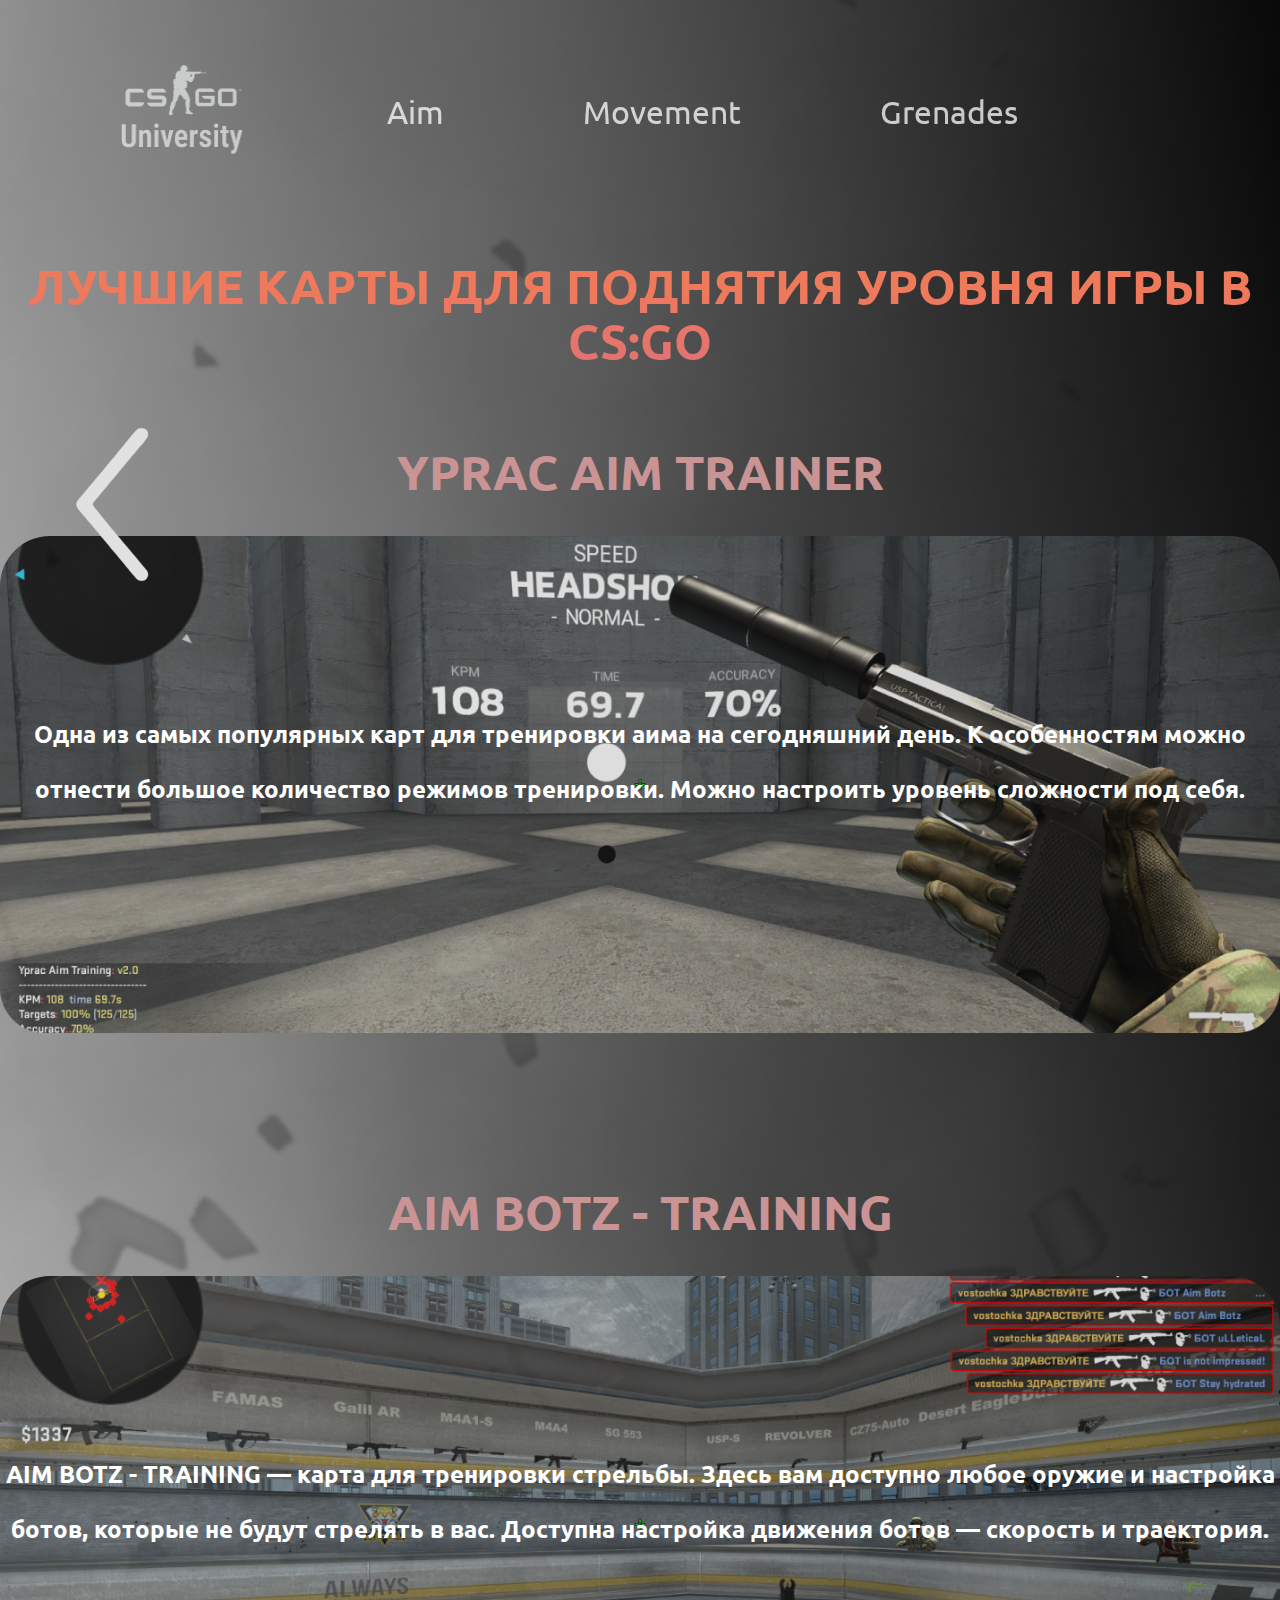
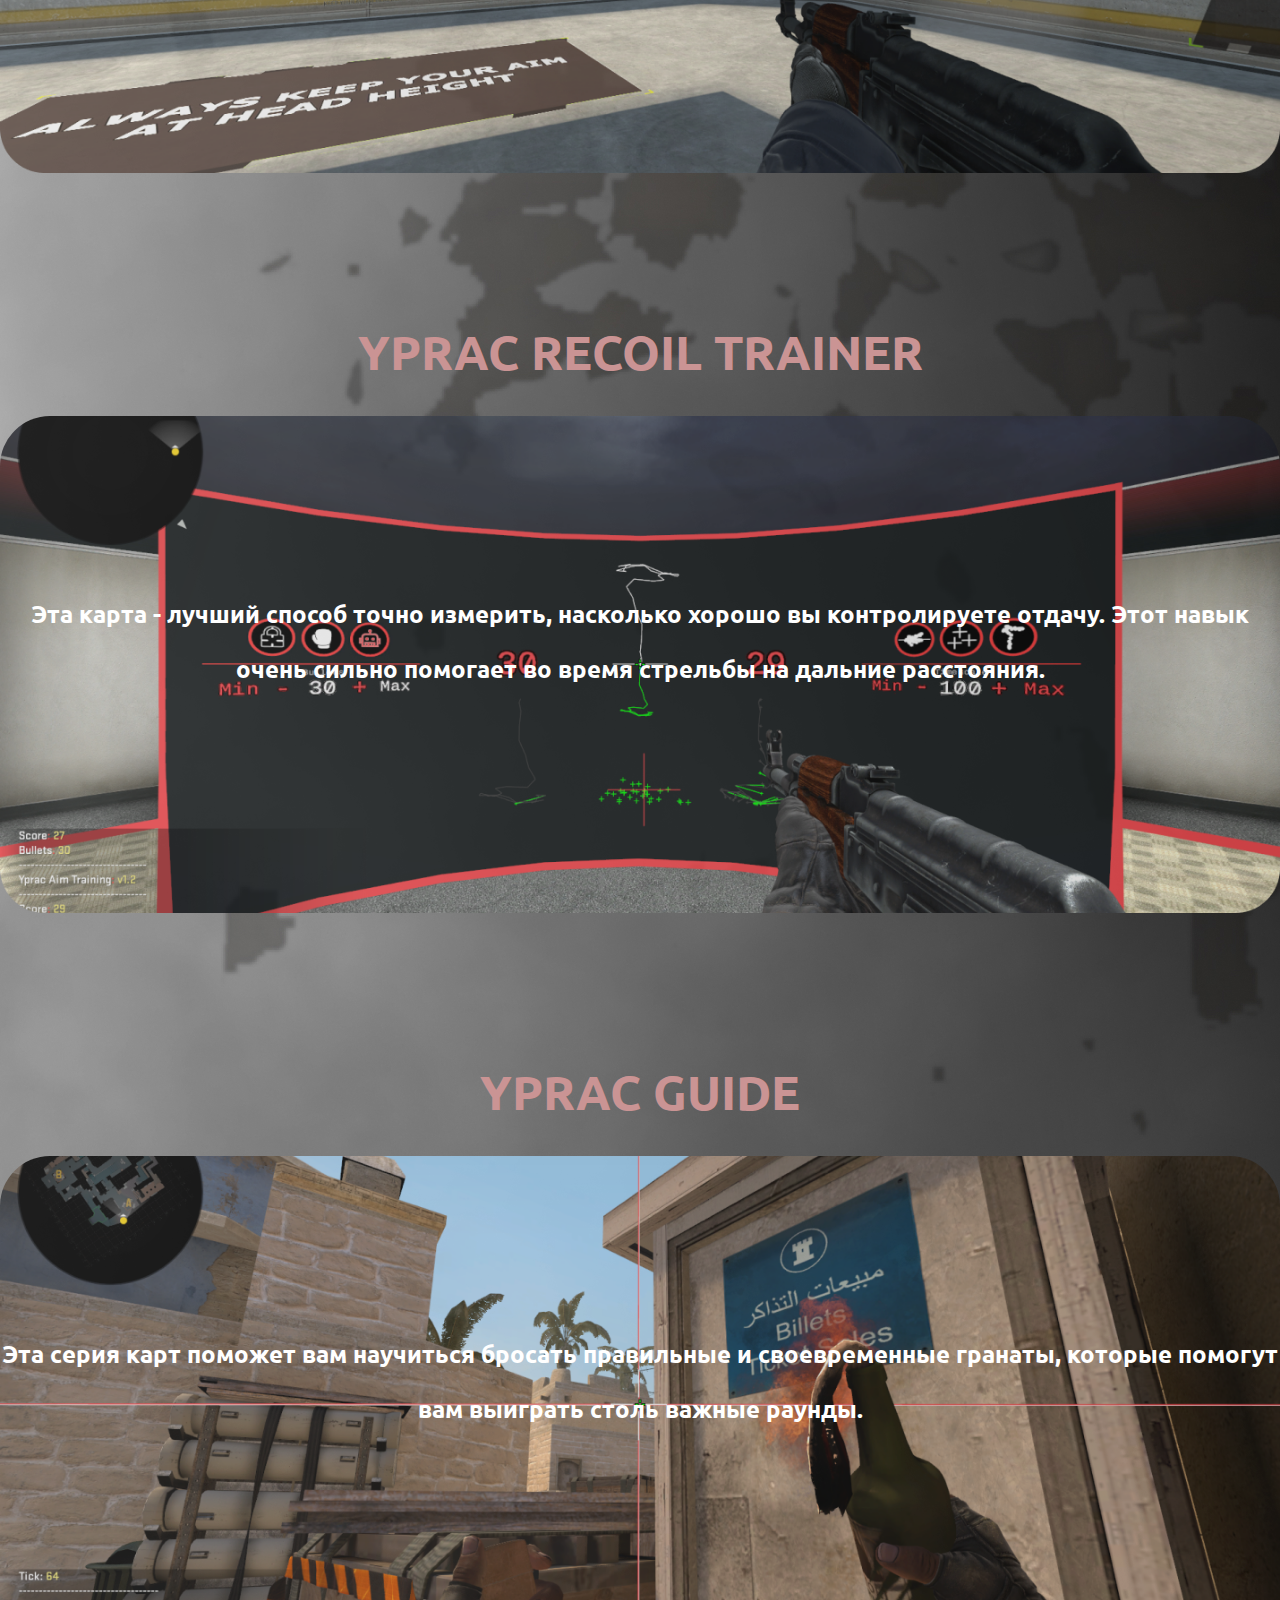
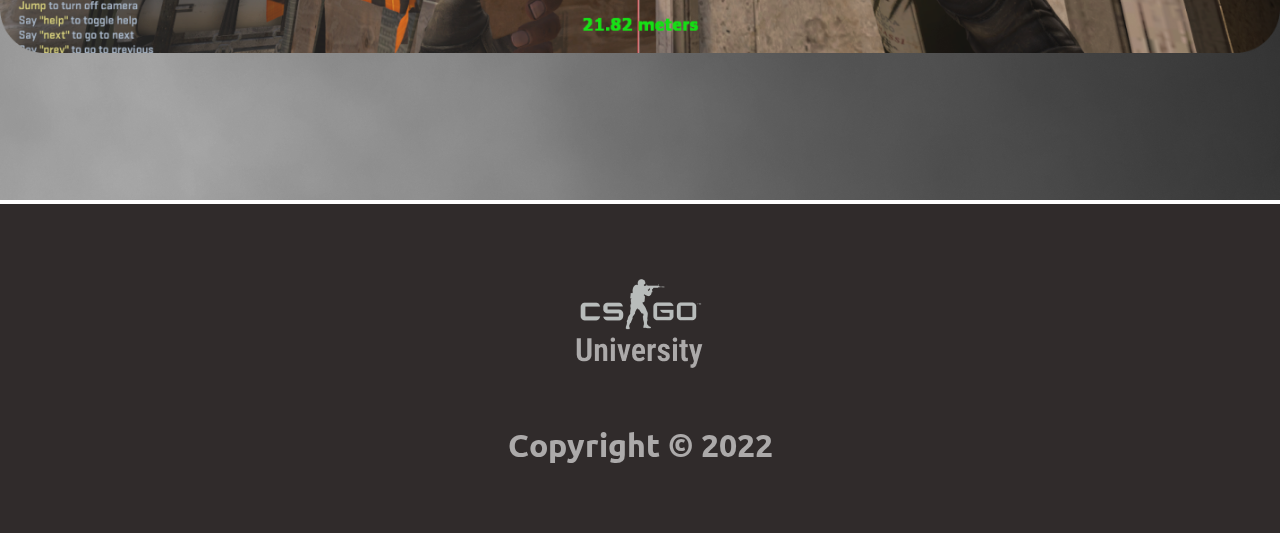
<file: maps/courses.html>
<!DOCTYPE html>
<html lang="Ru">

<head>
    <meta charset='utf-8'>
    <title>CS:GO University</title>
    <meta name='viewport' content='width=device-width, initial-scale=1'>
    <link rel="icon" href="Images/Logo%20(1).png">
    <link rel="preconnect" href="https://fonts.googleapis.com/%22%3E">
    <link rel="preconnect" href="https://fonts.gstatic.com/" crossorigin>
    <link href="https://fonts.googleapis.com/css2?family=Ubuntu:ital,wght@0,300;0,400;0,500;0,700;1,300;1,400;1,500;1,700&display=swap" rel="stylesheet">
    <link rel="stylesheet" href="style-courses.css"> </head>

<body>
    <div class="menu">
        <a href="../index/index.html">
            <img class="logo" src="Images/Logo%20(1).png">
        </a>
        <div class="nav">
            <a href="../aim/aim.html">Aim</a>
                <a href="../movement/movement.html">Movement</a>
                <a id="last" href="../maps/courses.html">Grenades</a>
        </div>
        <a href=""><img class="digitalwind" src="Images/LogoTsifrovoiVeter.png"></a>
    </div>
    <div class="container">
        <div class="courses">
            <p class="h1">ЛУЧШИЕ КАРТЫ ДЛЯ ПОДНЯТИЯ УРОВНЯ ИГРЫ В CS:GO</p>
            <section class="YPRAC-AIM">
                <h2>YPRAC AIM TRAINER</h2>
                <a href="https://steamcommunity.com/profiles/76561198826785376/myworkshopfiles/?appid=730&browsefilter=mysubscriptions" target="_blank">
                    <div class="block">
                    <p>Одна из самых популярных карт для тренировки аима на сегодняшний день. К особенностям можно отнести большое количество режимов тренировки. Можно настроить уровень сложности под себя.</p>
                </div>    
                </a>
            </section>
            <section class="AIM-BOTZ">
                <h2>AIM BOTZ - TRAINING</h2>
                <a href="https://steamcommunity.com/profiles/76561198826785376/myworkshopfiles/?appid=730&browsefilter=mysubscriptions" target="_blank">
                    <div class="block">
                    <p>AIM BOTZ - TRAINING — карта для тренировки стрельбы. Здесь вам доступно любое оружие и настройка ботов, которые не будут стрелять в вас. Доступна настройка движения ботов — скорость и траектория.</p>
                </div>    
                </a>
            </section>
            <section class="RECOIL">
                <h2>YPRAC RECOIL TRAINER</h2>
                <a href="https://steamcommunity.com/profiles/76561198826785376/myworkshopfiles/?appid=730&browsefilter=mysubscriptions" target="_blank">
                    <div class="block">
                    <p>Эта карта - лучший способ точно измерить, насколько хорошо вы контролируете отдачу. Этот навык очень сильно помогает во время стрельбы на дальние расстояния.</p>
                </div>    
                </a>
            </section>
            <section class="GUIDE">
                <h2>YPRAC GUIDE</h2>
                <a href="https://steamcommunity.com/profiles/76561198826785376/myworkshopfiles/?appid=730&browsefilter=mysubscriptions" target="_blank">
                    <div class="block">
                    <p>Эта серия карт поможет вам научиться бросать правильные и своевременные гранаты, которые помогут вам выиграть столь важные раунды.</p>
                </div>    
                </a>
            </section>
        </div>
    </div>
    <a href="../movement/movement.html" class="left">
        <img src="Images/left.png">
    </a>
<!--
    <footer class="footer" id="footer">
        <img src="Images/Logo%20(1).png" alt="">
        <p>Copyright © 2022</p>
    </footer>
-->

    <div class="footer">
        <div style="margin-bottom: 50px;">
            <img src="Images/Logo%20(1).png" height="95px">
        </div>
        <div style="opacity: .6;">
            <span>Copyright © 2022</span>
        </div>
    </div>
</body>

</html>
</file>
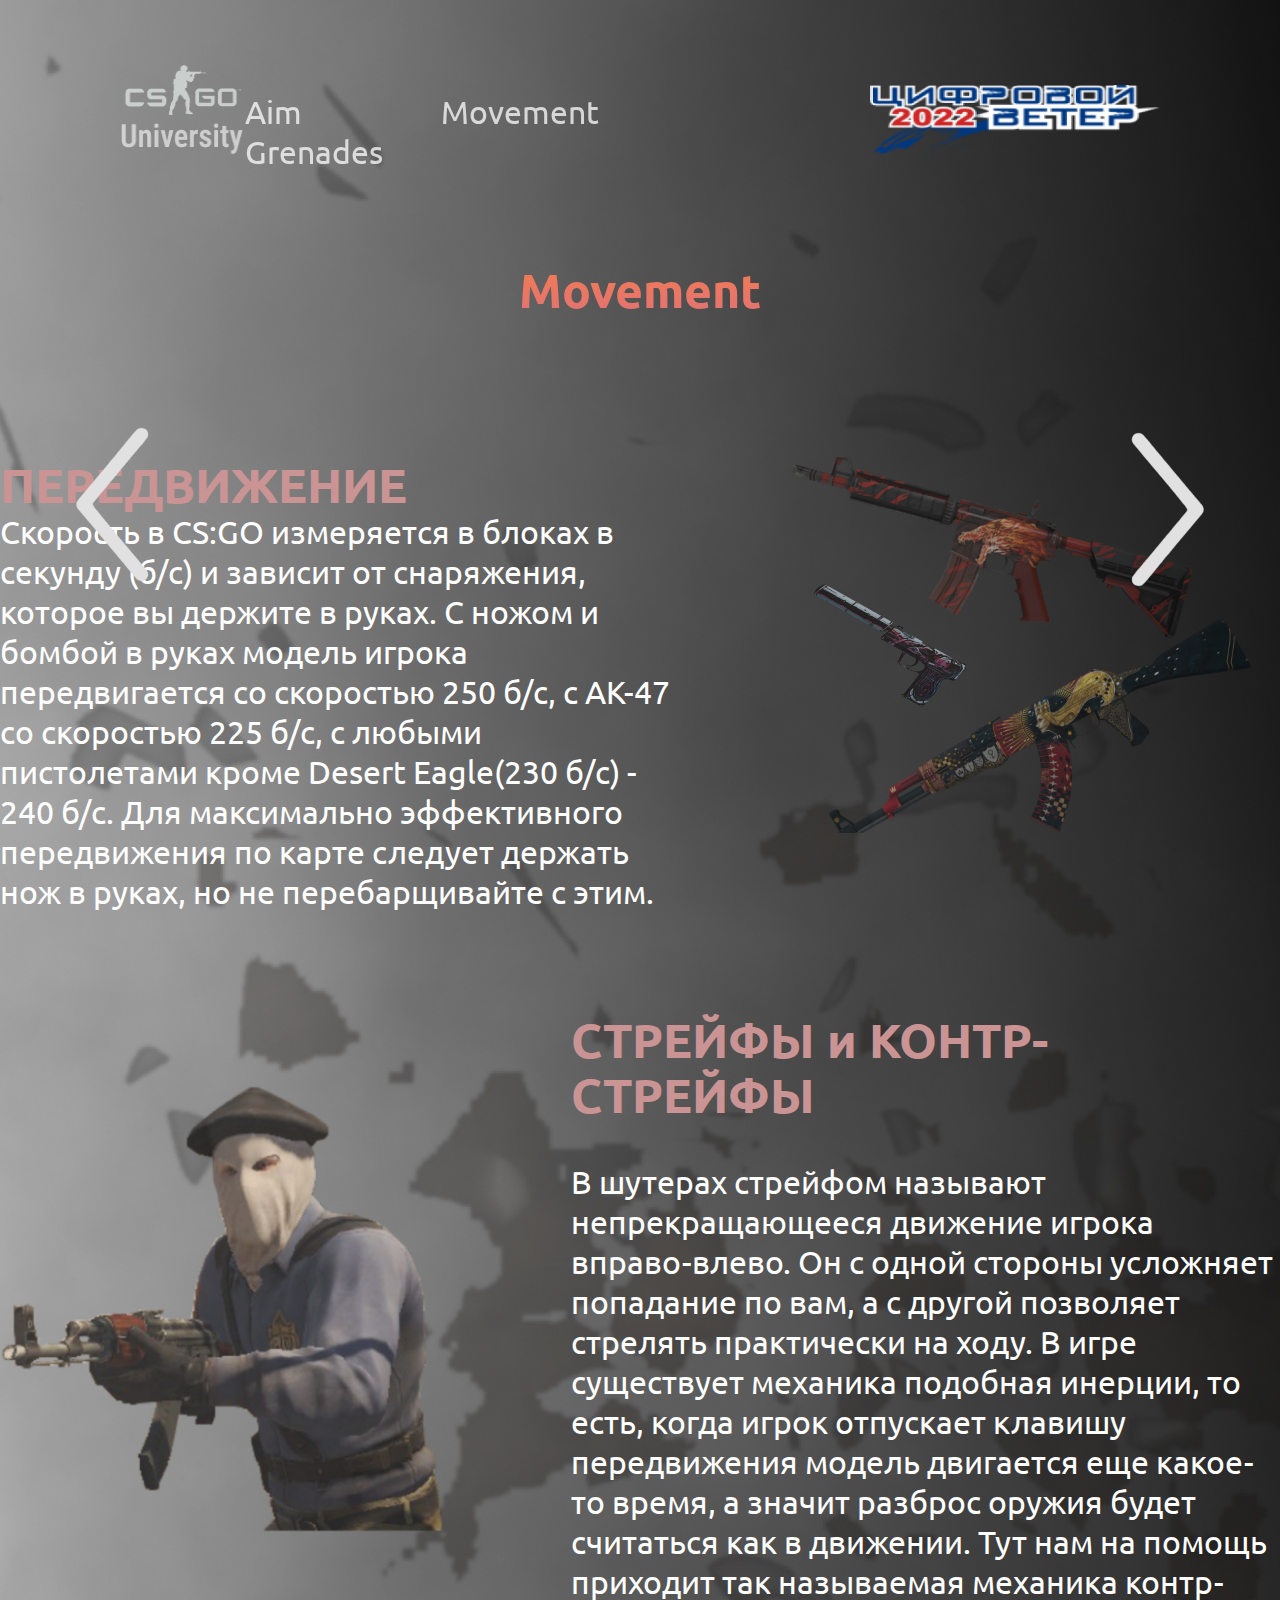
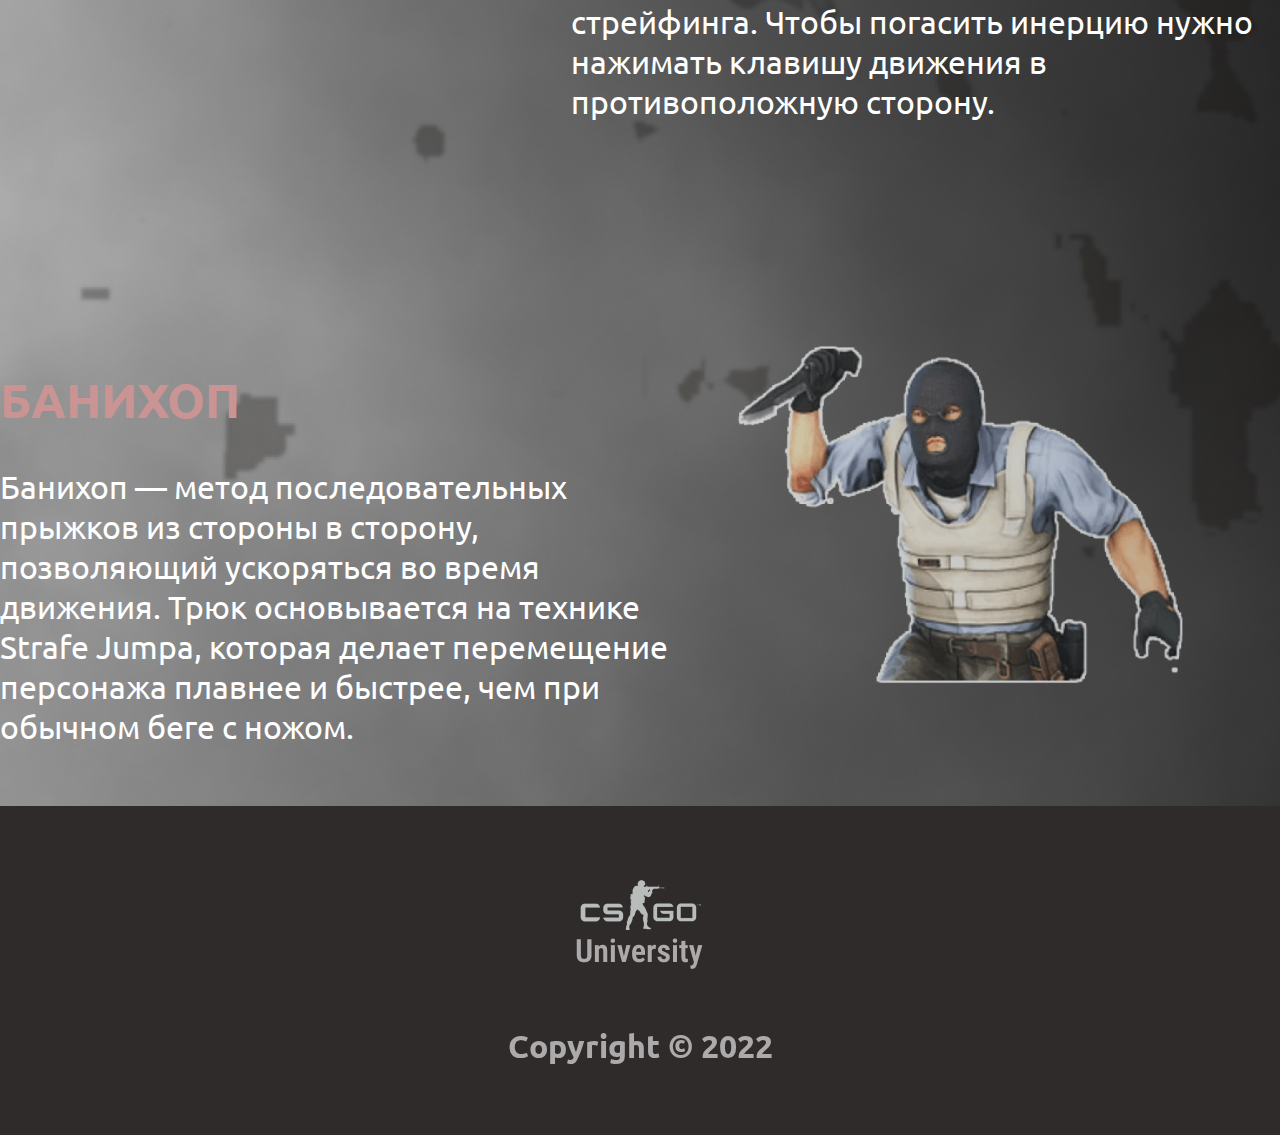
<file: movement/movement.html>
<!DOCTYPE html>
<html>

<head>
    <meta charset='utf-8'>
    <title>CS:GO University</title>
    <title></title>
    <meta name='viewport' content='width=device-width, initial-scale=1'>
    <link rel="icon" href="Logo__1.png">
    <link rel='stylesheet' type='text/css' media='screen' href='style.css'>
    <link rel="preconnect" href="https://fonts.googleapis.com">
    <link rel="preconnect" href="https://fonts.gstatic.com" crossorigin>
    <link
        href="https://fonts.googleapis.com/css2?family=Inter:wght@100;200;300;400;500;600;700;800;900&family=Ubuntu:ital,wght@0,300;0,400;0,500;0,700;1,300;1,400;1,500;1,700&display=swap"
        rel="stylesheet">
</head>

<body>
    <div class="container">
        <div class="menu">
           <a href="../index/index.html">
                <img class="logo" src="movement_img/Logo__1.png">
            </a>
            <div class="nav">
                <a href="../aim/aim.html">Aim</a>
                <a href="../movement/movement.html">Movement</a>
                <a id="last" href="../maps/courses.html">Grenades</a>
            </div>
            <img class="digitalwind" src="movement_img/Logo.png">
        </div>
    </div>
    <a href="../aim/aim.html" class="left">
        <img src="movement_img/left.png">
    </a>
    <div class="header">
        Movement
    </div>
    <div class="content">
        <div class="content__inner">
            <div class="content__inner__text">
                <span class="col">ПЕРЕДВИЖЕНИЕ</span> <br>
                Скорость в CS:GO измеряется в блоках в секунду (б/с) и зависит от снаряжения, которое вы держите в
                руках. С ножом и бомбой в руках модель игрока передвигается со скоростью 250 б/с, с АК-47 со скоростью
                225 б/с, с любыми пистолетами кроме Desert Eagle(230 б/с) - 240 б/с. Для максимально эффективного
                передвижения по карте следует держать нож в руках, но не перебарщивайте с этим.
            </div>
            <div class="content__inner__img">
                <img src="movement_img/img_1.png" width="602px">
            </div>
        </div>
        <div class="content__inner">
            <div class="content__inner__img">
                <img src="movement_img/img_2.png" width="500px">
            </div>
            <div class="content__inner__text">
                <span class="col">СТРЕЙФЫ и КОНТР-СТРЕЙФЫ</span> <br> 
                <br>
                В шутерах стрейфом называют непрекращающееся движение игрока вправо-влево. Он с одной стороны усложняет
                попадание по вам, а с другой позволяет стрелять практически на ходу. В игре существует механика подобная
                инерции, то есть, когда игрок отпускает клавишу передвижения модель двигается еще какое-то время, а
                значит разброс оружия будет считаться как в движении. Тут нам на помощь приходит так называемая механика
                контр-стрейфинга. Чтобы погасить инерцию нужно нажимать клавишу движения в противоположную сторону.
            </div>
        </div>
        <div class="content__inner">
            <div class="content__inner__text" style="padding-top: 150px;">
                <span class="col">БАНИХОП</span> <br>
                <br>
                Банихоп — метод последовательных прыжков из стороны в сторону, позволяющий ускоряться во время движения.
                Трюк основывается на технике Strafe Jumpа, которая делает перемещение персонажа плавнее и быстрее, чем
                при обычном беге с ножом.
            </div>
            <div class="content__inner__img">
                <img src="movement_img/img_3.png" width="602px">
            </div>
        </div>
    </div>
    <a href="../maps/courses.html" class="right">
        <img src="movement_img/right.png">
    </a>
    <div class="footer">
        <div style="margin-bottom: 50px;">
            <img src="movement_img/Logo__1.png" height="95px">
        </div>
        <div style="opacity: .6;">
            <span>Copyright © 2022</span>
        </div>
    </div>
</body>

</html>
</file>
<file: maps/style-courses.css>
* {
    box-sizing: border-box;
}

.container {
    max-width: 1431px;
    text-align: center;
    margin: 0 auto;
}

body {
    margin: 0;
    background-image: url(Images/BackGroundImage.jpg);
    background-repeat: no-repeat;
    background-size: 100%;
    background-position: center;
    max-width: 100%;
    font-family: 'Ubuntu', sans-serif;
    background-size: auto;
    box-sizing: border-box;
    max-height: 3400px;
}

.logo {
    height: 95px;
    width: 125px;
/*    margin-left: 67px;*/
}

.digitalwind {
    height: 98px;
    width: 293px;
    padding-top: 25px;
/*    margin-right: 43px;*/
}

.menu {
    display: flex;
    justify-content: space-between;
    padding-top: 60px;
    padding-right: 120px;
    padding-left: 120px;
}

.menu .nav{
    padding-top: 32px;
}

.menu .nav a{
    color: #fff;
    font-size: 32px;
    text-decoration: none;
    opacity: 0.75;
    margin-right: 135px;
    transition: 0.3s all ease;
    text-align: center;
    display: inline-block;
}

.menu .nav a:hover{
    opacity: 1;
    transform: scale(1.2);

}

#last {
    margin-right: 0;
}

.h1 {
    margin-top: 100px;
    text-align: center;
    margin-bottom: 76px;
/*
    width: 1430px;
    height: 55px;
*/

    font-family: 'Ubuntu';
    font-style: normal;
    font-weight: 700;
    font-size: 48px;
    line-height: 55px;

    background: linear-gradient(180deg, #EF795B 0%, #EF795B 29.69%, #E17274 100%);
    -webkit-background-clip: text;
    -webkit-text-fill-color: transparent;
    background-clip: text;
    text-fill-color: transparent;
}

.YPRAC-AIM {
    margin-bottom: 93px;
}

h2 {
    text-align: center;
    font-family: 'Ubuntu';
    font-style: normal;
    font-weight: 700;
    font-size: 48px;
    line-height: 55px;
    color: #CA9494;
    margin: 0;
    margin-bottom: 37px;
}

.left {
    position: fixed;
    top: 40%;
    left: 0;
}

.block {
    display: flex;
    max-width: 1431px;
    height: 555px;
    border-radius: 50px;
    margin-bottom: 93px;
}

a {
    text-decoration-line: none;
}

.block p {
    align-items: flex-end;
    font-family: 'Ubuntu';
    font-style: normal;
    font-weight: 700;
    font-size: 48px;
    line-height: 55px;
    text-align: center;
    color: white;
    margin-top: auto;
    width: auto;
    max-height: 220px;
    
}

/*
.YPRAC-AIM {
    max-width: 1431px;
    max-height: 648px;
}
*/

.YPRAC-AIM .block {
    background-image:url(Images/YPRAC-AIM.png);
    background-size: 100%;
    background-repeat: no-repeat;
}

.AIM-BOTZ .block {
    background-image:url(Images/aim-botz.png);
    background-size: 100%;
    background-repeat: no-repeat;
}

.RECOIL .block {
    background-image:url(Images/RECOIL.png);
    background-size: 100%;
    background-repeat: no-repeat;
}

.GUIDE .block {
    background-image: url(Images/guide.png);
    background-size: 100%;
    background-repeat: no-repeat;
}


.footer {
    width: 100%;
    height: 329px;
    background-color: #302B2B;
    /* font-family: 'Roboto';
    font-style: normal; */
    font-weight: 600;
    font-size: 32px;
    line-height: 38px;
    color: #fff;
    display: flex;
    flex-direction: column;
    align-items: center;
    justify-content: center;
}

.footer img{
    width: 130px;
    height: 95px;
}

.footer p {
    align-items: flex-end;
    font-family: 'Roboto';
font-style: normal;
font-weight: 600;
font-size: 32px;
line-height: 38px;
/* identical to box height */


color: rgba(255, 255, 255, 0.6);
}

@media (max-width: 1430px)
{
    .block p {
        align-items: flex-end;
        font-family: 'Ubuntu';
        font-style: normal;
        font-weight: 700;
        font-size: 24px;
        line-height: 55px;
        text-align: center;
        color: white;
        margin-top: 170px;
        width: auto;
        max-height: 220px;
    
    }
    
    .block {
        display: flex;
        max-width: 1431px;
        max-height: 555px;
        border-radius: 50px;
        margin-bottom: 93px;
    }
    
}

@media (max-width: 1430px) {
    .digitalwind {
        display: none;
    }
}

@media (max-width: 1000px)
{
    .nav {
        display: none;
    }
    
    .menu {
        align-items: center;
        justify-content: center;
    }
}

@media (max-width: 1024px) {
    .block {
        max-height: 410px;
    }
    
/*
    .YPRAC-AIM {
        max-height: 410px;
    }
*/
}

@media (max-width: 880px) {
        .block p {
        align-items: flex-end;
        font-family: 'Ubuntu';
        font-style: normal;
        font-weight: 700;
        font-size: 18px;
        line-height: 55px;
        text-align: center;
        color: white;
        margin-top: 170px;
        width: auto;
        height: auto;
    
    }
    
    .block {
     height: auto;
    }
    
}

@media (max-width: 880px) {
    .block p {
        align-items: flex-end;
        font-family: 'Ubuntu';
        font-style: normal;
        font-weight: 700;
        font-size: 18px;
        line-height: 30px;
        text-align: center;
        color: white;
        margin-top: 170px;
        width: auto;
        height: auto;
    
    }
}
</file>
<file: movement/style.css>
* {
    box-sizing: border-box;
}

body {
    margin: 0;
    background-image: url(movement_img/BackGroundImage.png);
    background-repeat: repeat;
    background-position: center;
    width: 100%; height: 2414px;
    font-family: 'Ubuntu', sans-serif;
    position: relative;
}

.logo {
    height: 95px;
    width: 125px;
}

.digitalwind {
    height: 98px;
    width: 293px;
    padding-top: 25px;
}

.container {
    margin: 0 auto;
    width: 100%;
    padding-right: 120px;
    padding-left: 120px;
}

.menu {
    display: flex;
    justify-content: space-between;
    padding-top: 60px;
}

.menu .nav{
    padding-top: 32px;
}

.menu .nav a{
    color: #fff;
    font-size: 32px;
    text-decoration: none;
    opacity: 0.75;
    margin-right: 135px;
    transition: 0.3s all ease;
    text-align: center;
    display: inline-block;
}

.menu .nav a:hover{
    opacity: 1;
    transform: scale(1.2);

}

#last {
    margin-right: 0;
}

.left {
    position: fixed;
    top: 40%;
    left: 0;
}

.right {
    position: fixed;
    top: 45%;
    right: 0;
}

.header {
    margin: 90px auto;
    text-align: center;
    font-size: 50px;
    font-weight: bold;
    font-family: 'Ubuntu';
    font-style: normal;
    font-weight: 700;
    font-size: 48px;
    line-height: 55px;
    background: linear-gradient(180deg, #EF795B 0%, #EF795B 29.69%, #E17274 100%);
    -webkit-background-clip: text;
    -webkit-text-fill-color: transparent;
    background-clip: text;
}

.content {
    margin: 0 auto;
    max-width: 1455px;
    display: flex;
    flex-direction: column;
    align-items: center;
}

.content__inner {
    margin: 50px 0;
    width: 100%;
    display: flex;
    flex-direction: row;
    justify-content: space-between;
}



.content__inner__text {
    width: 709px;
    font-size: 32px;
    color: #fff;
}

.col {
    width: 487px;
height: 55px;

font-family: 'Ubuntu';
font-style: normal;
font-weight: 700;
font-size: 48px;
line-height: 55px;

color: #CA9494; 
}

.footer {
    width: 100%;
    height: 329px;
    background-color: #302B2B;
    /* font-family: 'Roboto';
    font-style: normal; */
    font-weight: 600;
    font-size: 32px;
    line-height: 38px;
    color: #fff;
    display: flex;
    flex-direction: column;
    align-items: center;
    justify-content: center;
}
</file>
